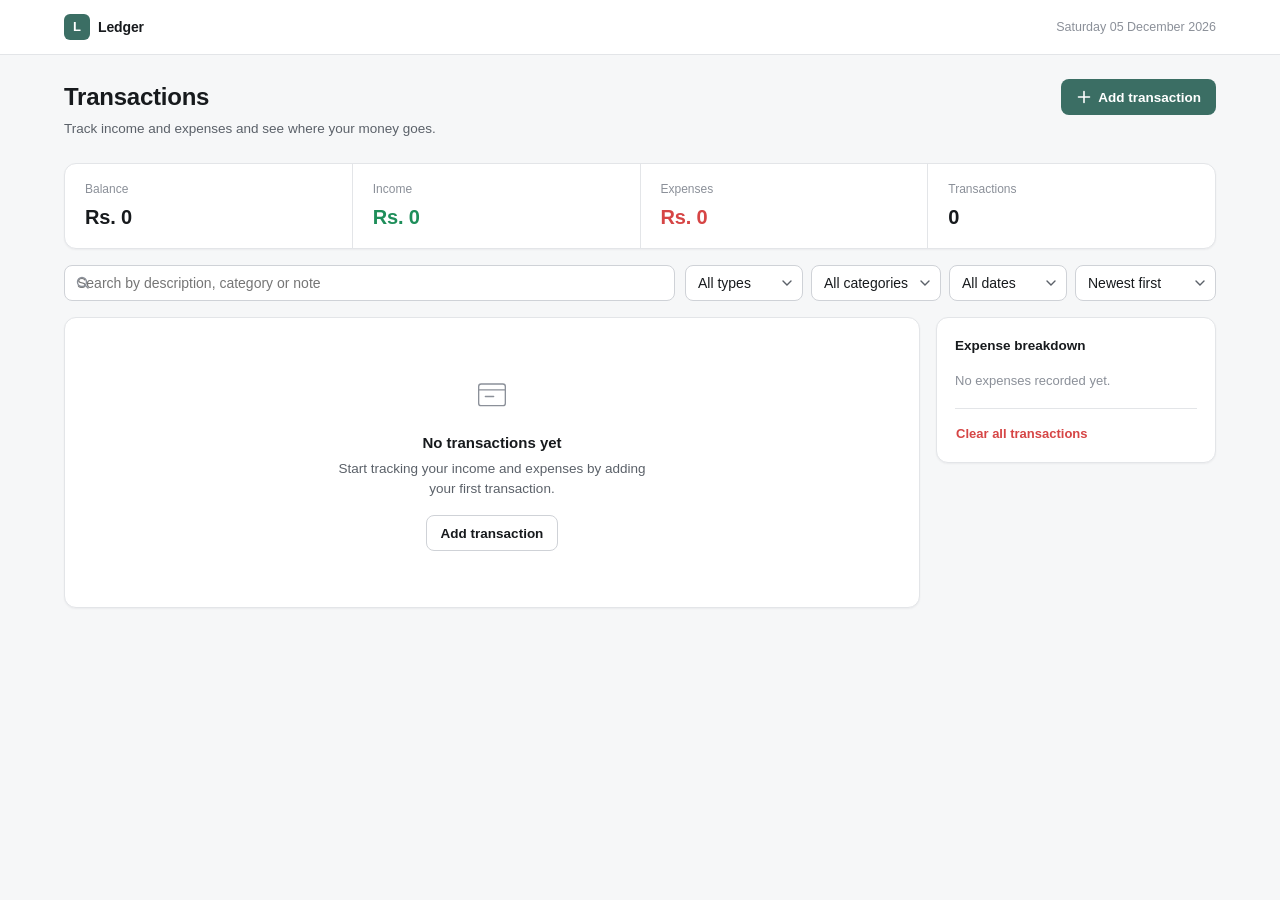
<file: index.html>
<!DOCTYPE html>
<html lang="en">
<head>
<meta charset="UTF-8">
<meta name="viewport" content="width=device-width, initial-scale=1.0">

<!-- Primary SEO -->
<title>Ledger — Free Expense Tracker | Track Income & Spending</title>
<meta name="description" content="Ledger is a free, simple expense tracker to record income and expenses, categorize spending, and see exactly where your money goes.">
<meta name="keywords" content="expense tracker, budget app, personal finance, track spending, income and expenses, money manager">
<meta name="author" content="Ledger">
<meta name="robots" content="index, follow">
<link rel="canonical" href="https://yourdomain.com/">

<!-- Open Graph (Facebook, LinkedIn, WhatsApp previews) -->
<meta property="og:type" content="website">
<meta property="og:title" content="Ledger — Free Expense Tracker">
<meta property="og:description" content="Track your income and expenses, categorize spending, and see where your money goes.">
<meta property="og:url" content="https://yourdomain.com/">
<meta property="og:image" content="https://yourdomain.com/og-image.png">
<meta property="og:site_name" content="Ledger">

<!-- Twitter Card -->
<meta name="twitter:card" content="summary_large_image">
<meta name="twitter:title" content="Ledger — Free Expense Tracker">
<meta name="twitter:description" content="Track your income and expenses, categorize spending, and see where your money goes.">
<meta name="twitter:image" content="https://yourdomain.com/og-image.png">

<!-- Favicon (recommended for search result branding) -->
<link rel="icon" type="image/png" href="/favicon.png">

<link rel="stylesheet" href="style.css">
</head>
<body>

<header class="topbar">
  <div class="topbar-inner">
    <div class="logo">
      <span class="logo-mark" aria-hidden="true">L</span>
      <span class="logo-name">Ledger</span>
    </div>
    <span class="topbar-date" id="todayDate"></span>
  </div>
</header>

<main class="shell">

  <div class="page-head">
    <div>
      <h1>Transactions</h1>
      <p class="page-sub">Track income and expenses and see where your money goes.</p>
    </div>
    <button type="button" class="btn btn-primary" id="openAddBtn">
      <svg viewBox="0 0 16 16" class="icon" aria-hidden="true"><path d="M8 2.5v11M2.5 8h11" stroke="currentColor" stroke-width="1.6" stroke-linecap="round"/></svg>
      Add transaction
    </button>
  </div>

  <!-- Summary -->
  <section class="summary-bar" aria-label="Account summary">
    <div class="summary-item">
      <span class="summary-label">Balance</span>
      <span class="summary-value" id="statBalance">Rs. 0</span>
    </div>
    <div class="summary-item">
      <span class="summary-label">Income</span>
      <span class="summary-value summary-value--income" id="statIncome">Rs. 0</span>
    </div>
    <div class="summary-item">
      <span class="summary-label">Expenses</span>
      <span class="summary-value summary-value--expense" id="statExpense">Rs. 0</span>
    </div>
    <div class="summary-item summary-item--last">
      <span class="summary-label">Transactions</span>
      <span class="summary-value" id="statCount">0</span>
    </div>
  </section>

  <!-- Toolbar -->
  <section class="toolbar" aria-label="Search and filters">
    <div class="search-field">
      <svg viewBox="0 0 16 16" class="icon icon-muted" aria-hidden="true"><circle cx="7" cy="7" r="4.5" stroke="currentColor" stroke-width="1.4" fill="none"/><path d="M13 13l-3-3" stroke="currentColor" stroke-width="1.4" stroke-linecap="round"/></svg>
      <input type="search" id="searchInput" placeholder="Search by description, category or note" aria-label="Search transactions">
    </div>

    <div class="toolbar-filters">
      <select id="filterType" aria-label="Filter by type">
        <option value="all">All types</option>
        <option value="income">Income</option>
        <option value="expense">Expense</option>
      </select>
      <select id="filterCategory" aria-label="Filter by category">
        <option value="all">All categories</option>
        <option>Food</option>
        <option>Transport</option>
        <option>Shopping</option>
        <option>Bills</option>
        <option>Entertainment</option>
        <option>Health</option>
        <option>Education</option>
        <option>Salary</option>
        <option>Freelance</option>
        <option>Other</option>
      </select>
      <select id="filterDate" aria-label="Filter by date">
        <option value="all">All dates</option>
        <option value="today">Today</option>
        <option value="week">This week</option>
        <option value="month">This month</option>
      </select>
      <select id="sortBy" aria-label="Sort transactions">
        <option value="newest">Newest first</option>
        <option value="oldest">Oldest first</option>
        <option value="highest">Highest amount</option>
        <option value="lowest">Lowest amount</option>
      </select>
    </div>
  </section>

  <!-- Content -->
  <div class="content-grid">

    <section class="panel panel-main" aria-label="Transaction list">
      <div class="table-wrap">
        <table class="tx-table">
          <thead>
            <tr>
              <th scope="col">Description</th>
              <th scope="col">Category</th>
              <th scope="col">Date</th>
              <th scope="col" class="col-amount">Amount</th>
              <th scope="col" class="col-actions"><span class="sr-only">Actions</span></th>
            </tr>
          </thead>
          <tbody id="txList"></tbody>
        </table>
      </div>

      <div id="emptyState" class="empty-state" hidden>
        <svg viewBox="0 0 48 48" class="empty-icon" aria-hidden="true">
          <rect x="8" y="12" width="32" height="26" rx="3" stroke="currentColor" stroke-width="1.6" fill="none"/>
          <path d="M8 19h32" stroke="currentColor" stroke-width="1.6"/>
          <path d="M16 27h10" stroke="currentColor" stroke-width="1.6" stroke-linecap="round"/>
        </svg>
        <p class="empty-title" id="emptyTitle">No transactions yet</p>
        <p class="empty-body" id="emptyBody">Start tracking your income and expenses by adding your first transaction.</p>
        <button type="button" class="btn btn-secondary" id="emptyAddBtn" hidden>Add transaction</button>
      </div>
    </section>

    <aside class="panel panel-aside" aria-label="Expense breakdown">
      <h2 class="panel-aside-title">Expense breakdown</h2>
      <div id="breakdownList" class="breakdown-list"></div>
      <p class="breakdown-empty" id="breakdownEmpty">No expenses recorded yet.</p>

      <div class="aside-divider" role="separator"></div>

      <button type="button" class="btn btn-destructive-text" id="clearAllBtn">Clear all transactions</button>
    </aside>

  </div>
</main>

<!-- Toast -->
<div id="toast" class="toast" role="status" aria-live="polite" hidden>
  <span id="toastMessage"></span>
</div>

<!-- Add / Edit Transaction Modal -->
<div id="txModalOverlay" class="modal-overlay" hidden>
  <div class="modal" role="dialog" aria-modal="true" aria-labelledby="txModalTitle">
    <div class="modal-head">
      <h2 id="txModalTitle">Add transaction</h2>
      <button type="button" class="modal-close" id="txModalClose" aria-label="Close dialog">
        <svg viewBox="0 0 16 16" class="icon" aria-hidden="true"><path d="M3 3l10 10M13 3L3 13" stroke="currentColor" stroke-width="1.5" stroke-linecap="round"/></svg>
      </button>
    </div>

    <form id="txForm" novalidate>
      <input type="hidden" id="editId" value="">

      <div class="field">
        <label for="description">Description</label>
        <input type="text" id="description" placeholder="e.g. Grocery shopping" autocomplete="off">
        <span class="field-help" id="err-description">Enter a short description for this entry.</span>
      </div>

      <div class="field-row">
        <div class="field">
          <label for="amount">Amount (Rs.)</label>
          <input type="number" id="amount" placeholder="0.00" min="0" step="0.01" inputmode="decimal">
          <span class="field-help" id="err-amount">Enter an amount greater than 0.</span>
        </div>
        <div class="field">
          <label for="date">Date</label>
          <input type="date" id="date">
          <span class="field-help" id="err-date">Select the date this occurred.</span>
        </div>
      </div>

      <div class="field">
        <span class="field-label-static">Type</span>
        <div class="type-toggle" id="typeToggle" role="radiogroup" aria-label="Transaction type">
          <button type="button" class="type-btn type-btn--income" data-type="income" role="radio" aria-checked="false">Income</button>
          <button type="button" class="type-btn type-btn--expense" data-type="expense" role="radio" aria-checked="false">Expense</button>
        </div>
        <span class="field-help" id="err-type">Choose whether this is income or an expense.</span>
      </div>

      <div class="field">
        <label for="category">Category</label>
        <select id="category">
          <option value="">Select category</option>
          <option>Food</option>
          <option>Transport</option>
          <option>Shopping</option>
          <option>Bills</option>
          <option>Entertainment</option>
          <option>Health</option>
          <option>Education</option>
          <option>Salary</option>
          <option>Freelance</option>
          <option>Other</option>
        </select>
        <span class="field-help" id="err-category">Pick the closest matching category.</span>
      </div>

      <div class="field">
        <label for="note">Note <span class="field-optional">(optional)</span></label>
        <textarea id="note" rows="2" placeholder="Additional details"></textarea>
      </div>

      <div class="modal-actions">
        <button type="button" class="btn btn-secondary" id="cancelFormBtn">Cancel</button>
        <button type="submit" class="btn btn-primary" id="submitBtn">Add transaction</button>
      </div>
    </form>
  </div>
</div>

<!-- Confirm Modal (delete / clear all) -->
<div id="confirmModal" class="modal-overlay" hidden>
  <div class="modal modal-sm" role="alertdialog" aria-modal="true" aria-labelledby="modalTitle">
    <h2 id="modalTitle">Delete transaction?</h2>
    <p id="modalBody">This action cannot be undone.</p>
    <div class="modal-actions">
      <button type="button" class="btn btn-secondary" id="modalCancel">Cancel</button>
      <button type="button" class="btn btn-destructive" id="modalConfirm">Delete</button>
    </div>
  </div>
</div>

<script src="script.js"></script>
</body>
</html>
</file>
<file: style.css>
/* =========================================================
   Ledger — Expense Tracker
   Design tokens
   ========================================================= */
:root{
  /* Brand */
  --primary:        #3B6E64;
  --primary-hover:  #2E574F;
  --primary-fg:     #FFFFFF;
  --primary-soft:   #E9F1EF;

  /* Neutrals */
  --bg:             #F6F7F8;
  --surface:        #FFFFFF;
  --surface-alt:    #FAFAFB;
  --border:         #E3E5E8;
  --border-strong:  #CFD2D7;
  --text:           #171A1D;
  --text-secondary: #5B6169;
  --text-muted:     #8B9099;

  /* Semantic */
  --success:        #1E8E5A;
  --success-bg:     #E7F6EE;
  --danger:         #D64545;
  --danger-bg:      #FBEAEA;
  --danger-hover:   #B93838;
  --warning-bg:     #FBF3DC;
  --warning-text:   #92700A;

  /* Radii */
  --r-sm: 6px;
  --r-md: 8px;
  --r-lg: 12px;
  --r-modal: 14px;
  --r-pill: 999px;

  /* Shadows */
  --shadow-sm: 0 1px 2px rgba(15,23,31,0.05);
  --shadow-md: 0 8px 28px rgba(15,23,31,0.14);

  /* Type */
  --font: -apple-system, BlinkMacSystemFont, "Segoe UI", Inter, Roboto, "Helvetica Neue", Arial, sans-serif;

  /* Motion */
  --dur: 160ms;
}

*{ box-sizing:border-box; }
html{ -webkit-text-size-adjust:100%; }

body{
  margin:0;
  background:var(--bg);
  color:var(--text);
  font-family:var(--font);
  font-size:14px;
  line-height:1.5;
  -webkit-font-smoothing:antialiased;
}

button, input, select, textarea{ font-family:inherit; font-size:inherit; color:inherit; }
h1, h2, h3, p{ margin:0; }

.sr-only{
  position:absolute; width:1px; height:1px; padding:0; margin:-1px;
  overflow:hidden; clip:rect(0,0,0,0); white-space:nowrap; border:0;
}

a{ color:var(--primary); }

:focus-visible{
  outline:2px solid var(--primary);
  outline-offset:2px;
}

.icon{ width:16px; height:16px; flex-shrink:0; }
.icon-muted{ color:var(--text-muted); }

/* ---------- Top bar ---------- */
.topbar{
  background:var(--surface);
  border-bottom:1px solid var(--border);
}
.topbar-inner{
  max-width:1200px;
  margin:0 auto;
  padding:14px 24px;
  display:flex;
  align-items:center;
  justify-content:space-between;
}
.logo{ display:flex; align-items:center; gap:8px; }
.logo-mark{
  width:26px; height:26px;
  background:var(--primary);
  color:var(--primary-fg);
  border-radius:var(--r-sm);
  display:flex; align-items:center; justify-content:center;
  font-weight:700;
  font-size:13px;
}
.logo-name{ font-weight:600; font-size:14px; letter-spacing:-0.01em; }
.topbar-date{ font-size:12.5px; color:var(--text-muted); }

/* ---------- Shell / layout ---------- */
.shell{
  max-width:1200px;
  margin:0 auto;
  padding:24px 24px 64px;
}

.page-head{
  display:flex;
  align-items:flex-start;
  justify-content:space-between;
  gap:16px;
  margin-bottom:24px;
}
.page-head h1{
  font-size:24px;
  font-weight:650;
  letter-spacing:-0.01em;
}
.page-sub{
  margin-top:4px;
  font-size:13.5px;
  color:var(--text-secondary);
}

/* ---------- Buttons ---------- */
.btn{
  display:inline-flex;
  align-items:center;
  gap:6px;
  height:36px;
  padding:0 14px;
  border-radius:var(--r-md);
  border:1px solid transparent;
  font-size:13.5px;
  font-weight:600;
  cursor:pointer;
  white-space:nowrap;
  transition:background var(--dur) ease, border-color var(--dur) ease, color var(--dur) ease;
}
.btn:disabled{ opacity:0.55; cursor:not-allowed; }

.btn-primary{ background:var(--primary); color:var(--primary-fg); }
.btn-primary:hover:not(:disabled){ background:var(--primary-hover); }

.btn-secondary{
  background:var(--surface);
  color:var(--text);
  border-color:var(--border-strong);
}
.btn-secondary:hover:not(:disabled){ background:var(--surface-alt); border-color:var(--text-muted); }

.btn-destructive{ background:var(--danger); color:#fff; }
.btn-destructive:hover:not(:disabled){ background:var(--danger-hover); }

.btn-destructive-text{
  background:transparent;
  color:var(--danger);
  padding:0;
  height:auto;
  font-size:13px;
  font-weight:600;
}
.btn-destructive-text:hover{ text-decoration:underline; }

/* ---------- Summary bar ---------- */
.summary-bar{
  display:flex;
  background:var(--surface);
  border:1px solid var(--border);
  border-radius:var(--r-lg);
  box-shadow:var(--shadow-sm);
  margin-bottom:16px;
  overflow:hidden;
}
.summary-item{
  flex:1;
  padding:16px 20px;
  border-right:1px solid var(--border);
  display:flex;
  flex-direction:column;
  gap:4px;
}
.summary-item--last{ border-right:none; }
.summary-label{
  font-size:12px;
  color:var(--text-muted);
  font-weight:500;
}
.summary-value{
  font-size:20px;
  font-weight:650;
  letter-spacing:-0.01em;
  font-variant-numeric:tabular-nums;
}
.summary-value--income{ color:var(--success); }
.summary-value--expense{ color:var(--danger); }

/* ---------- Toolbar ---------- */
.toolbar{
  display:flex;
  gap:10px;
  flex-wrap:wrap;
  margin-bottom:16px;
}
.search-field{
  position:relative;
  flex:1 1 260px;
  min-width:200px;
  display:flex;
  align-items:center;
}
.search-field .icon{ position:absolute; left:11px; pointer-events:none; }
.search-field input{
  width:100%;
  height:36px;
  padding:0 12px 0 34px;
  border:1px solid var(--border-strong);
  border-radius:var(--r-md);
  background:var(--surface);
}
.toolbar-filters{
  display:flex;
  gap:8px;
  flex-wrap:wrap;
}

input[type="text"], input[type="number"], input[type="date"], input[type="search"], select, textarea{
  border:1px solid var(--border-strong);
  background:var(--surface);
  border-radius:var(--r-md);
  padding:0 12px;
  height:36px;
  color:var(--text);
}
textarea{ height:auto; padding:8px 12px; resize:vertical; }

select{
  padding-right:28px;
  background-image:url("data:image/svg+xml,%3Csvg xmlns='http://www.w3.org/2000/svg' width='10' height='6'%3E%3Cpath d='M1 1l4 4 4-4' stroke='%235B6169' stroke-width='1.4' fill='none' stroke-linecap='round'/%3E%3C/svg%3E");
  background-repeat:no-repeat;
  background-position:right 10px center;
  appearance:none;
  cursor:pointer;
}
.toolbar-filters select{ min-width:118px; }

input:focus, select:focus, textarea:focus{
  outline:none;
  border-color:var(--primary);
  box-shadow:0 0 0 3px var(--primary-soft);
}

/* ---------- Content grid ---------- */
.content-grid{
  display:grid;
  grid-template-columns:1fr 280px;
  gap:16px;
  align-items:start;
}

.panel{
  background:var(--surface);
  border:1px solid var(--border);
  border-radius:var(--r-lg);
  box-shadow:var(--shadow-sm);
}

.panel-main{ overflow:hidden; }

/* ---------- Table ---------- */
.table-wrap{ overflow-x:auto; }
.tx-table{ width:100%; border-collapse:collapse; }
.tx-table thead th{
  text-align:left;
  font-size:11.5px;
  font-weight:600;
  text-transform:uppercase;
  letter-spacing:0.03em;
  color:var(--text-muted);
  padding:12px 16px;
  border-bottom:1px solid var(--border);
  background:var(--surface-alt);
}
.tx-table .col-amount{ text-align:right; }
.tx-table .col-actions{ width:76px; }

.tx-table tbody tr{ border-bottom:1px solid var(--border); }
.tx-table tbody tr:last-child{ border-bottom:none; }
.tx-table tbody tr:hover{ background:var(--surface-alt); }

.tx-table td{
  padding:12px 16px;
  vertical-align:middle;
  font-size:13.5px;
}

.tx-desc{ font-weight:600; color:var(--text); }
.tx-note{
  display:block;
  font-size:12px;
  font-weight:400;
  color:var(--text-muted);
  margin-top:2px;
  max-width:320px;
  overflow:hidden;
  text-overflow:ellipsis;
  white-space:nowrap;
}
.tx-category{ color:var(--text-secondary); }
.tx-date{ color:var(--text-secondary); font-variant-numeric:tabular-nums; white-space:nowrap; }

.tx-amount-cell{ text-align:right; white-space:nowrap; }
.tx-amount{
  font-weight:650;
  font-variant-numeric:tabular-nums;
}
.tx-amount.income{ color:var(--success); }
.tx-amount.expense{ color:var(--danger); }
.tx-type-tag{
  display:inline-block;
  font-size:10.5px;
  font-weight:700;
  text-transform:uppercase;
  letter-spacing:0.02em;
  padding:2px 8px;
  border-radius:var(--r-pill);
  margin-left:8px;
  vertical-align:middle;
}
.tx-type-tag.income{ background:var(--success-bg); color:var(--success); }
.tx-type-tag.expense{ background:var(--danger-bg); color:var(--danger); }

.tx-actions{ display:flex; gap:2px; justify-content:flex-end; }
.icon-btn{
  width:30px; height:30px;
  display:flex; align-items:center; justify-content:center;
  border:1px solid transparent;
  background:transparent;
  border-radius:var(--r-sm);
  color:var(--text-muted);
  cursor:pointer;
  transition:background var(--dur) ease, color var(--dur) ease;
}
.icon-btn:hover{ background:var(--surface-alt); color:var(--text); border-color:var(--border); }
.icon-btn.danger:hover{ color:var(--danger); background:var(--danger-bg); border-color:transparent; }

/* ---------- Empty state ---------- */
.empty-state{
  text-align:center;
  padding:56px 24px;
}
.empty-icon{ width:40px; height:40px; color:var(--text-muted); margin-bottom:12px; }
.empty-title{ font-size:15px; font-weight:650; margin-bottom:4px; }
.empty-body{ font-size:13.5px; color:var(--text-secondary); max-width:320px; margin:0 auto 16px; }

/* ---------- Aside / breakdown ---------- */
.panel-aside{ padding:18px; }
.panel-aside-title{ font-size:13.5px; font-weight:650; margin-bottom:14px; }
.breakdown-list{ display:flex; flex-direction:column; gap:12px; }
.breakdown-row{ display:flex; flex-direction:column; gap:5px; }
.breakdown-top{ display:flex; justify-content:space-between; align-items:baseline; gap:8px; }
.breakdown-name{ font-size:13px; font-weight:600; }
.breakdown-amt{ font-size:12.5px; color:var(--text-secondary); font-variant-numeric:tabular-nums; white-space:nowrap; }
.breakdown-bar-track{ background:var(--border); border-radius:var(--r-pill); height:5px; overflow:hidden; }
.breakdown-bar-fill{ background:var(--primary); height:100%; border-radius:var(--r-pill); }
.breakdown-pct{ font-size:11px; color:var(--text-muted); }
.breakdown-empty{ font-size:13px; color:var(--text-muted); margin:0; }

.aside-divider{ height:1px; background:var(--border); margin:18px 0 14px; }

/* ---------- Toast ---------- */
.toast{
  position:fixed;
  bottom:20px;
  right:20px;
  background:var(--text);
  color:#fff;
  padding:11px 16px;
  border-radius:var(--r-md);
  font-size:13.5px;
  font-weight:500;
  box-shadow:var(--shadow-md);
  z-index:400;
  display:flex;
  align-items:center;
  gap:8px;
  animation:toast-in var(--dur) ease-out;
}
.toast[hidden]{ display:none; }
.toast.is-error{ background:var(--danger); }
@keyframes toast-in{
  from{ opacity:0; transform:translateY(6px); }
  to{ opacity:1; transform:translateY(0); }
}

/* ---------- Modal ---------- */
.modal-overlay{
  position:fixed; inset:0;
  background:rgba(15,23,31,0.44);
  display:flex; align-items:center; justify-content:center;
  z-index:300;
  padding:20px;
  animation:overlay-in var(--dur) ease-out;
}
.modal-overlay[hidden]{ display:none; }
@keyframes overlay-in{ from{ opacity:0; } to{ opacity:1; } }

.modal{
  background:var(--surface);
  border-radius:var(--r-modal);
  padding:22px;
  max-width:420px;
  width:100%;
  max-height:90vh;
  overflow-y:auto;
  box-shadow:var(--shadow-md);
  animation:modal-in var(--dur) ease-out;
}
.modal-sm{ max-width:360px; }
@keyframes modal-in{
  from{ opacity:0; transform:translateY(8px) scale(0.98); }
  to{ opacity:1; transform:translateY(0) scale(1); }
}

.modal-head{
  display:flex;
  align-items:center;
  justify-content:space-between;
  margin-bottom:16px;
}
.modal-head h2{ font-size:16px; font-weight:650; }
.modal-close{
  width:28px; height:28px;
  border:none;
  background:transparent;
  color:var(--text-muted);
  cursor:pointer;
  border-radius:var(--r-sm);
  display:flex; align-items:center; justify-content:center;
}
.modal-close:hover{ background:var(--surface-alt); color:var(--text); }

.modal-sm h2{ font-size:16px; font-weight:650; margin-bottom:6px; }
.modal-sm p{ font-size:13.5px; color:var(--text-secondary); margin-bottom:20px; }

.modal-actions{
  display:flex;
  justify-content:flex-end;
  gap:8px;
  margin-top:6px;
}

/* ---------- Form ---------- */
.field{ margin-bottom:14px; display:flex; flex-direction:column; }
.field-row{ display:grid; grid-template-columns:1fr 1fr; gap:12px; }
.field label, .field-label-static{
  font-size:12.5px;
  font-weight:600;
  margin-bottom:5px;
}
.field-optional{ font-weight:400; color:var(--text-muted); }

.field-help{
  font-size:12px;
  color:var(--text-muted);
  margin-top:5px;
}
.field.has-error input,
.field.has-error select,
.field.has-error textarea{
  border-color:var(--danger);
}
.field.has-error input:focus,
.field.has-error select:focus,
.field.has-error textarea:focus{
  box-shadow:0 0 0 3px var(--danger-bg);
}
.field.has-error .field-help{ color:var(--danger); font-weight:500; }

.type-toggle{ display:grid; grid-template-columns:1fr 1fr; gap:8px; }
.type-btn{
  height:36px;
  border-radius:var(--r-md);
  border:1px solid var(--border-strong);
  background:var(--surface);
  cursor:pointer;
  font-size:13px;
  font-weight:600;
  color:var(--text-secondary);
  transition:background var(--dur) ease, color var(--dur) ease, border-color var(--dur) ease;
}
.type-btn--income[aria-checked="true"]{ background:var(--success-bg); border-color:var(--success); color:var(--success); }
.type-btn--expense[aria-checked="true"]{ background:var(--danger-bg); border-color:var(--danger); color:var(--danger); }

/* ---------- Responsive ---------- */
@media (max-width: 1024px){
  .content-grid{ grid-template-columns:1fr; }
  .panel-aside{ order:2; }
}

@media (max-width: 768px){
  .shell{ padding:18px 16px 48px; }
  .topbar-inner{ padding:12px 16px; }
  .summary-bar{ flex-wrap:wrap; }
  .summary-item{
    flex:1 1 50%;
    border-right:1px solid var(--border);
  }
  .summary-item:nth-child(2n){ border-right:none; }
  .summary-item:nth-child(1),
  .summary-item:nth-child(2){ border-bottom:1px solid var(--border); }
  .field-row{ grid-template-columns:1fr; }
}

@media (max-width: 640px){
  .page-head{ flex-direction:column; }
  .page-head .btn{ width:100%; justify-content:center; }

  /* Table -> stacked rows */
  .tx-table thead{ display:none; }
  .tx-table, .tx-table tbody, .tx-table tr, .tx-table td{ display:block; width:100%; }
  .tx-table tr{
    padding:14px 16px;
    border-bottom:1px solid var(--border);
  }
  .tx-table td{
    padding:2px 0;
    border:none;
  }
  .cell-desc{ margin-bottom:6px; }
  .cell-category, .cell-date{
    display:inline-block;
    font-size:12.5px;
    color:var(--text-secondary);
  }
  .cell-category::after{
    content:"\2022";
    margin:0 6px;
    color:var(--border-strong);
  }
  .cell-date{ margin-bottom:8px; }
  .tx-amount-cell{ text-align:left; margin:6px 0 10px; }
  .tx-actions{ justify-content:flex-start; }
}
</file>
